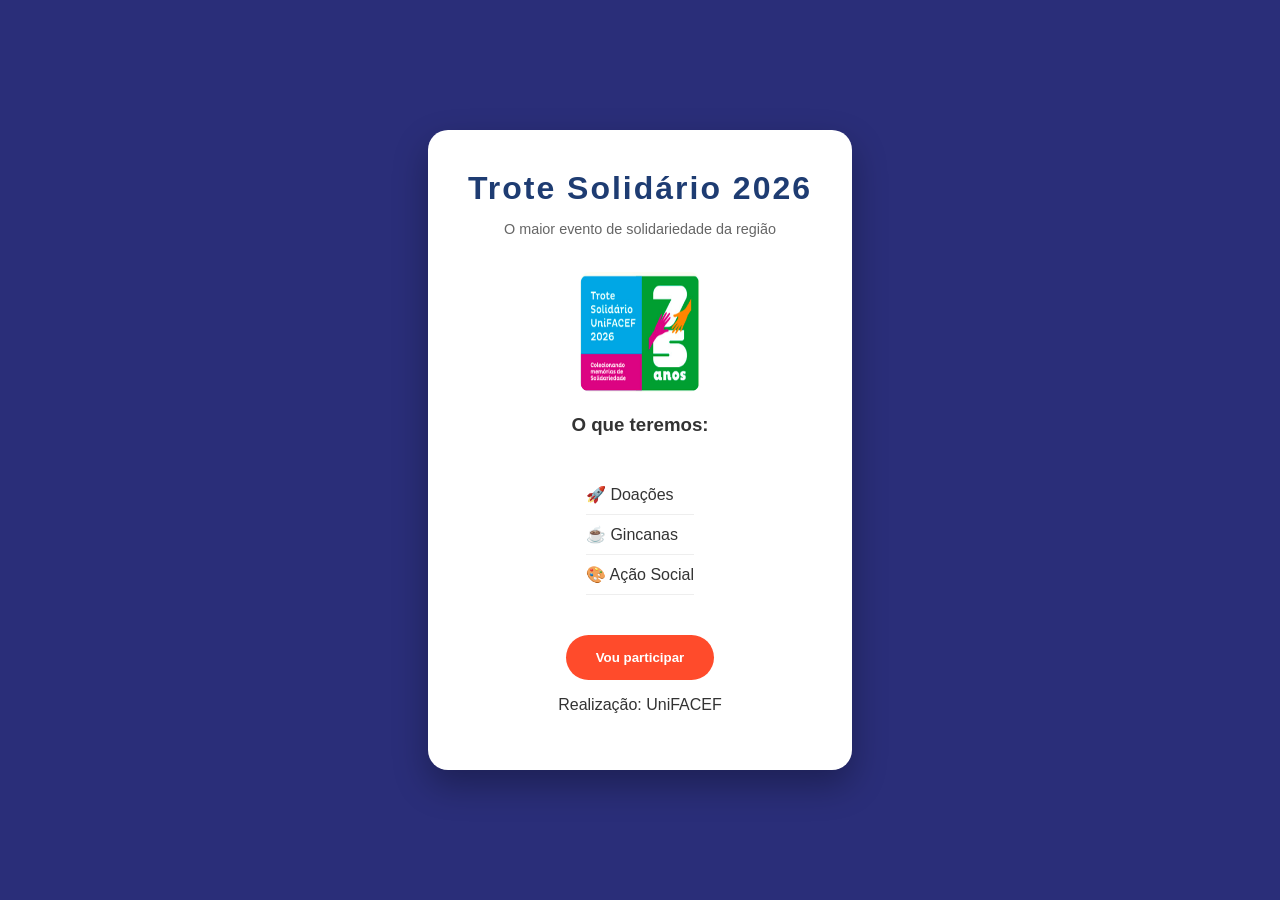
<file: index.html>
<!DOCTYPE html>
<html lang="pt-br">
    <head>
        <meta charset="UTF-8">
        <link rel="stylesheet" href="trote.css">
        <title>Trote Solidário 2026</title>
    </head>
    <body>
        <div class="container">
            <header>
                <h1>Trote Solidário 2026</h1>
                <p class="subtitulo">O maior evento de solidariedade da região</p>
            </header>
            
            <section class="conteudo">
                <img src="trote.png" alt="Banner Tech" class="banner">
                
                <h3>O que teremos:</h3>
                <ul>
                    <li>🚀 Doações</li>
                    <li>☕ Gincanas</li>
                    <li>🎨 Ação Social</li>
                </ul>
            </section>

            <footer>
                <button class="btn-inscricao">Vou participar</button>
                <p>Realização: UniFACEF</p>
            </footer>
        </div>
    </body>
</html>
</file>
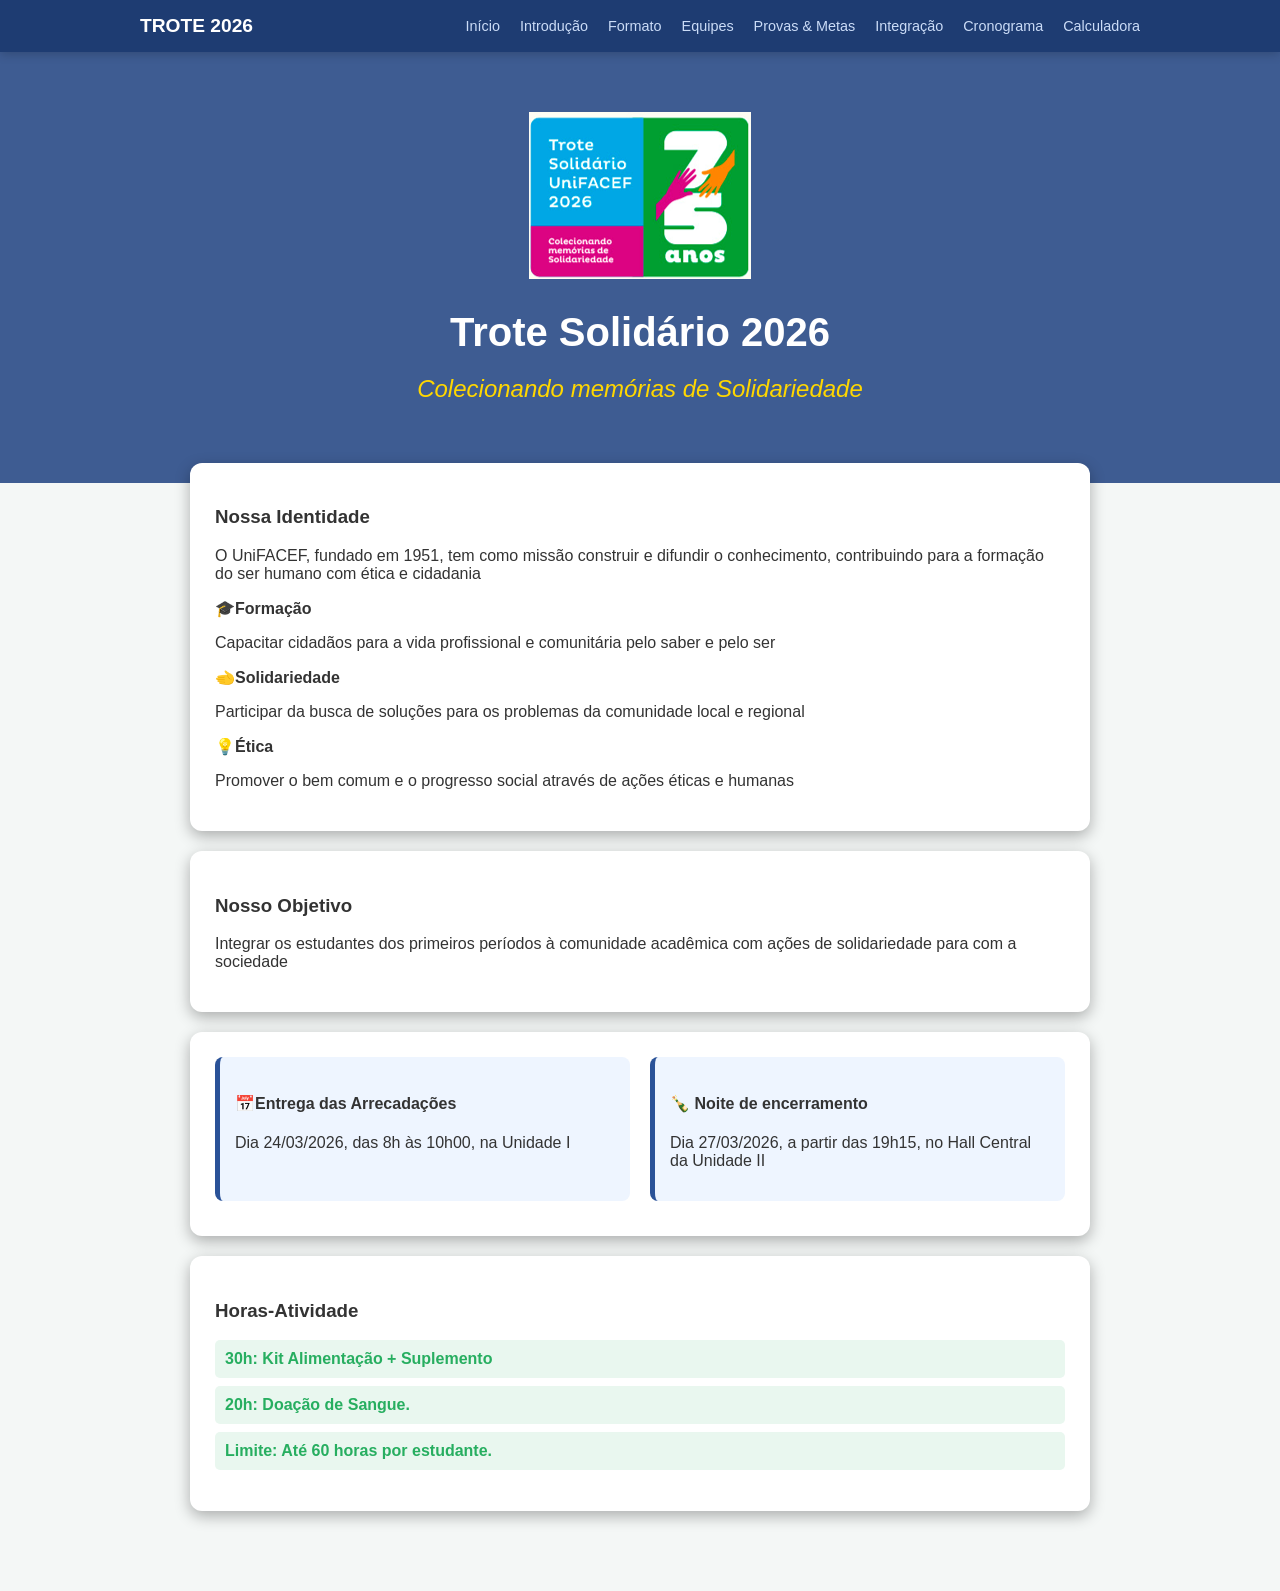
<file: trote-oficial/index.html>
<!DOCTYPE html>
<html lang="pt-br">
    <head>
        <meta charset="UTF-8"/>
        <link rel="stylesheet" href="styles.css">
        <title> Trote Solidário </title>
    </head>
    <body>
       <nav class="menu-principal">
        <div class="menu-container">
            <a href="index.html" class="logo"> Trote 2026 </a>
            <ul class="lista">
                <li> <a href="index.html"> Início </a> </li> 
                <li> <a href="introducao.html"> Introdução </a></li>
                <li> <a href="formato.html"> Formato </a> </li> 
                <li> <a href="equipes.html"> Equipes </a> </li>
                <li> <a href="provas.html"> Provas & Metas </a> </li> 
                <li> <a href="integracao.html"> Integração </a> </li>
                <li> <a href="cronograma.html"> Cronograma </a> </li> 
                <li> <a href="calculadora.html"> Calculadora </a> </li>
            </ul>    
        </div> 
       </nav>
       <header class="cabecalho">
            <div class="cabecalho-container">
                <img src="trote.png" alt="Trote Solidário"/>
                <h1> Trote Solidário 2026</h1>
                <h2> Colecionando memórias de Solidariedade </h2>
            </div>
       </header>
       <main class="principal">
            <section>
                <h3> Nossa Identidade </h3>
                <p> 
                     O UniFACEF, fundado em 1951, tem como missão construir e difundir o conhecimento, contribuindo para a formação do ser humano com ética e cidadania
                 </p>
                <div>
                    <div>
                        <strong> 🎓Formação </strong>
                        <p> 
                            Capacitar cidadãos para a vida profissional e comunitária pelo saber e pelo ser
                        </p>
                    </div>
                    <div>
                        <strong> 🫲Solidariedade </strong>
                        <p> 
                            Participar da busca de soluções para os problemas da comunidade local e regional
                         </p>
                    </div> 
                    <div>
                        <strong> 💡Ética </strong>
                        <p> 
                            Promover o bem comum e o progresso social através de ações éticas e humanas
                        </p>
                    </div>
            </section> 
            <section> 
                <h3> Nosso Objetivo </h3>
                <p> 
                    Integrar os estudantes dos primeiros períodos à comunidade acadêmica com ações de solidariedade para com a sociedade</p>
                </p>
            </section>
            <section class="importante"> 
                <div class="caixa-importante">
                    <h4> 📅Entrega das Arrecadações </h4>
                    <p> Dia 24/03/2026, das 8h às 10h00, na Unidade I </p>
                </div>
                <div class="caixa-importante">
                    <h4> 🍾 Noite de encerramento </h4>
                    <p> Dia 27/03/2026, a partir das 19h15, no Hall Central da Unidade II </p>
                </div>    
            </section>
            <section class="recompensas"> 
                <h3> Horas-Atividade </h3>
                <ul>
                    <li> <strong> 30h: </strong> Kit Alimentação + Suplemento </li>
                    <li> <strong> 20h: </strong> Doação de Sangue. </li>
                    <li> <strong> Limite: </strong> Até 60 horas por estudante. </li>
                </ul>
            </section>
       </main>     
    </body>
</html>
</file>
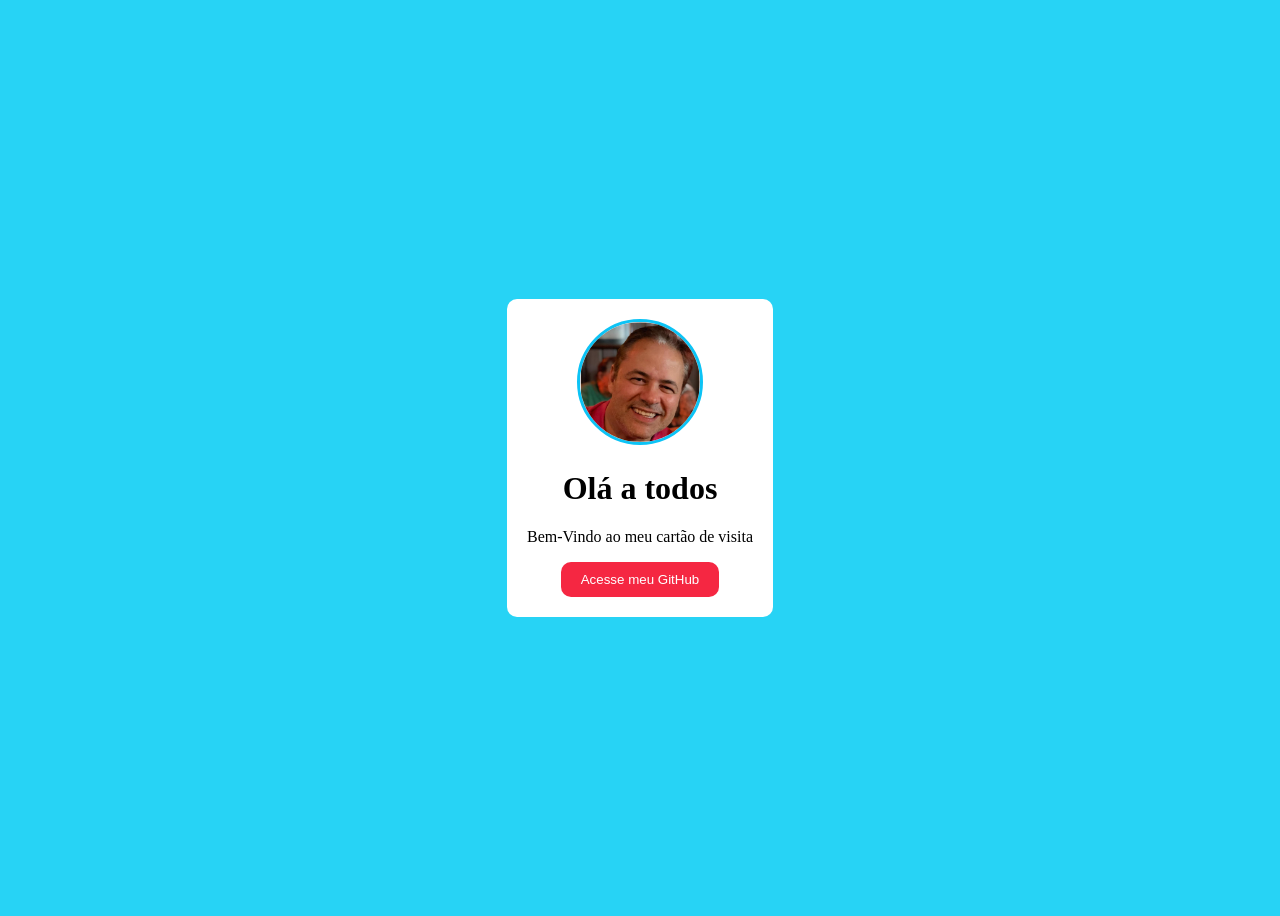
<file: cartao.html>
<!DOCTYPE html> <!-- indica que é um documento html-->
<html lang="pt-br"> <!-- elemento raiz -->
    <head>
        <!-- sistema de codificação português -->
        <meta charset="utf-8"> 
        <!-- faz ligação com o CSS -->
        <link rel="stylesheet" href="style.css">
        <title> Meu cartão de visita </title>
    </head>
    <body>
        <!-- usar class tem a vantagem de reaproveitar estilo css -->
        <div class="cartao"> <!-- delimitação lógica de uma área -->
            <!-- imagem -->
            <img src="eu.png" alt="Imagem não carregou" class="imagem"/>
            <h1> Olá a todos </h1> <!-- Título -->
            <p> Bem-Vindo ao meu cartão de visita </p> <!-- parágrafo -->
            <!-- abre o link em uma nova aba -->
            <a target="_blank" href="http://www.github.com"> 
                <!-- botão dentro de um link -->
                <button> Acesse meu GitHub </button>
            </a>
        </div>
    </body>
</html>
</file>
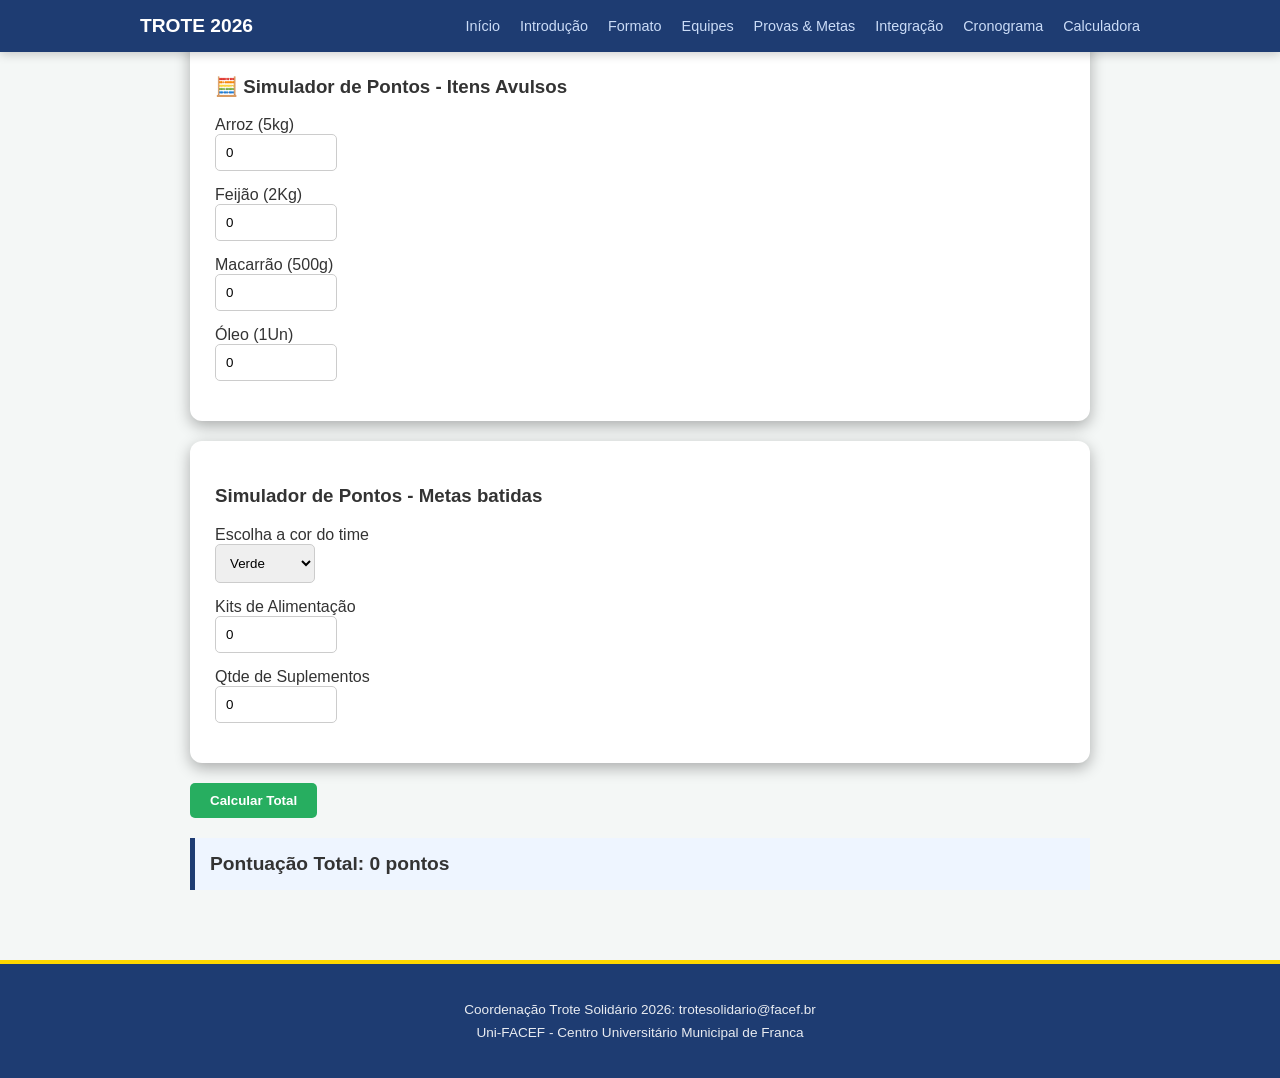
<file: trote-oficial/calculadora.html>
<!DOCTYPE html>
<html lang="pt-br">
    <head>
        <meta charset="UTF-8"/>
        <link rel="stylesheet" href="styles.css">
        <script src="scripts.js"> </script>
        <title> Trote Solidário </title>
    </head>
    <body>
       <nav class="menu-principal">
        <div class="menu-container">
            <a href="index.html" class="logo"> Trote 2026 </a>
            <ul class="lista">
                <li> <a href="index.html"> Início </a> </li> 
                <li> <a href="introducao.html"> Introdução </a></li>
                <li> <a href="formato.html"> Formato </a> </li> 
                <li> <a href="equipes.html"> Equipes </a> </li>
                <li> <a href="provas.html"> Provas & Metas </a> </li> 
                <li> <a href="integracao.html"> Integração </a> </li>
                <li> <a href="cronograma.html"> Cronograma </a> </li> 
                <li> <a href="calculadora.html"> Calculadora </a> </li>
            </ul>    
        </div> 
       </nav>
     
       <main class="principal">
        <section>
            <h3> 🧮 Simulador de Pontos - Itens Avulsos </h3>
            <div>
                <div class="form-group">
                    <!-- rótulo da caixa de texto -->
                    <label> Arroz (5kg) </label> 
                    <!-- caixa de texto com valor inicial de 0 e mínimo de 0 -->
                    <!-- identificado desta caixa de texto -->
                    <input type="number" value="0" min="0" id="qtdeArroz"/>
                </div>
                <div class="form-group">
                    <label> Feijão (2Kg) </label>
                    <input type="number" value="0" min="0" id="qtdeFeijao"/>
                </div>
                 <div class="form-group">
                    <label> Macarrão (500g) </label>
                    <input type="number" value="0" min="0" id="qtdeMacarrao"/>
                </div>
                 <div class="form-group">
                    <label> Óleo (1Un) </label>
                    <input type="number" value="0" min="0" id="qtdeOleo"/>
                </div>
            </div>
        </section>  
        <section>
            <h3> Simulador de Pontos - Metas batidas </h3>
            <div>
                <div class="form-group">
                    <label> Escolha a cor do time </label>
                    <select id="cor">
                        <option value="verde"> Verde </option>
                        <option value="vermelho"> Vermelho </option>
                        <option value="laranja"> Laranja </option>
                    </select>
                </div>
                <div class="form-group">
                    <label> Kits de Alimentação </label>
                    <input type="number" id="qtdeKits" min="0" value="0"/>
                </div>
                <div class="form-group">
                    <label> Qtde de Suplementos </label>
                    <input type="number" id="qtdeSuplemento" min="0" value="0">
                </div>
            </div>
        </section>
        <!-- quando o botão for clicado, será chamado a função calcular no JavaScript -->
        <button onclick="calcular()"> Calcular Total </button>
        <div id="result" class="resultado">
                    Pontuação Total: 0 pontos
        </div>
       </main>    
        <footer>
            <p>Coordenação Trote Solidário 2026: trotesolidario@facef.br </p>
            <p>Uni-FACEF - Centro Universitário Municipal de Franca </p>
        </footer> 
       
    </body>
</html>
</file>
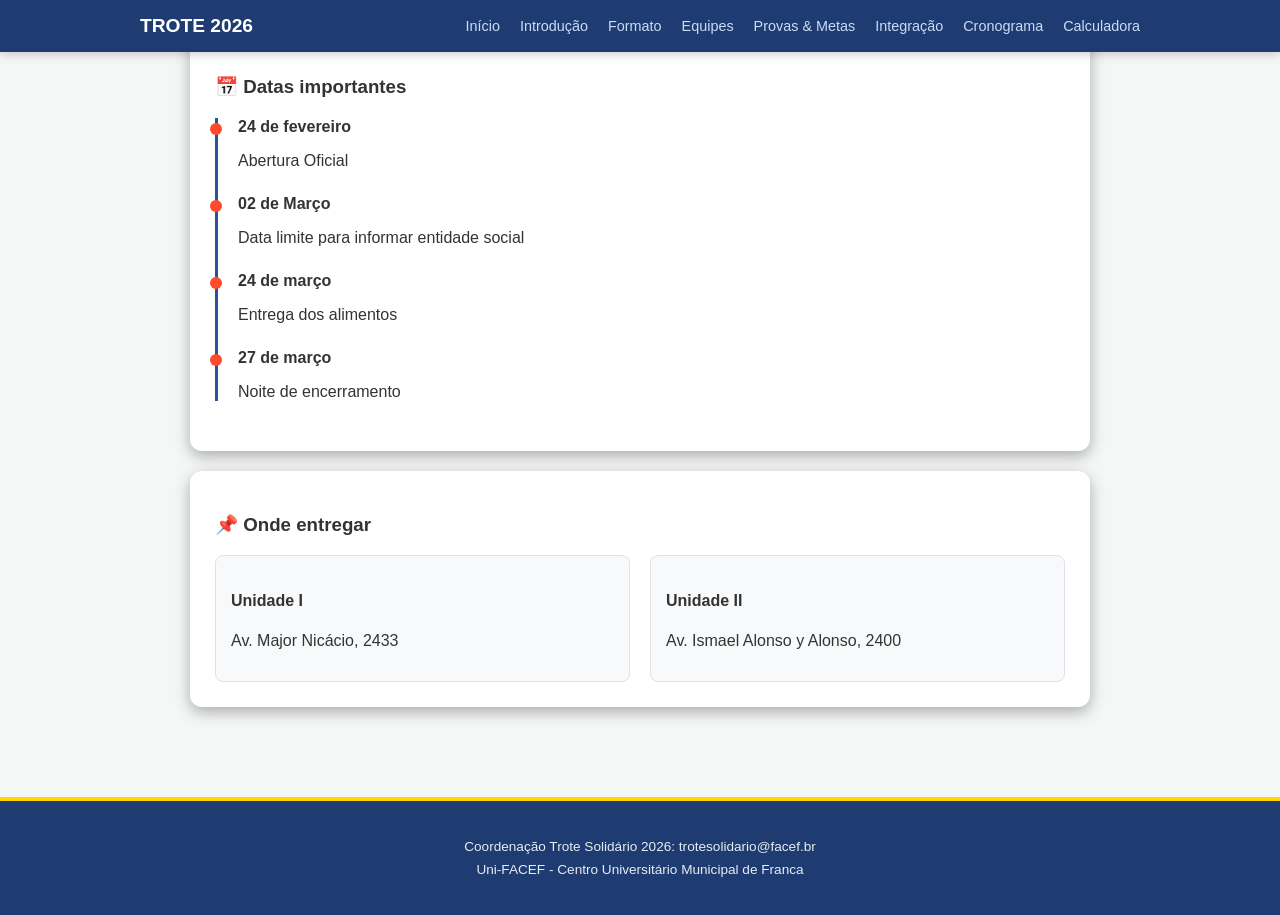
<file: trote-oficial/cronograma.html>
<!DOCTYPE html>
<html lang="pt-br">
    <head>
        <meta charset="UTF-8"/>
        <link rel="stylesheet" href="styles.css">
        <title> Trote Solidário </title>
    </head>
    <body>
       <nav class="menu-principal">
        <div class="menu-container">
            <a href="index.html" class="logo"> Trote 2026 </a>
            <ul class="lista">
                <li> <a href="index.html"> Início </a> </li> 
                <li> <a href="introducao.html"> Introdução </a></li>
                <li> <a href="formato.html"> Formato </a> </li> 
                <li> <a href="equipes.html"> Equipes </a> </li>
                <li> <a href="provas.html"> Provas & Metas </a> </li> 
                <li> <a href="integracao.html"> Integração </a> </li>
                <li> <a href="cronograma.html"> Cronograma </a> </li> 
                <li> <a href="calculadora.html"> Calculadora </a> </li>
            </ul>    
        </div> 
       </nav>
     
       <main class="principal">
           <section>
            <h3> 📅 Datas importantes </h3>
            <div class="timeline"> 
                <div class="evento">
                    <strong> 24 de fevereiro </strong>
                    <p> Abertura Oficial </p>
                </div>
                <div class="evento">
                    <strong> 02 de Março </strong>
                    <p> Data limite para informar entidade social </p>
                </div>
                <div class="evento">
                    <strong> 24 de março </strong>
                    <p> Entrega dos alimentos </p>
                </div>      
                <div class="evento">
                    <strong> 27 de março </strong>
                    <p> Noite de encerramento </p>
                </div>
            </div>
        </section>
        <section>
            <h3> 📌 Onde entregar </h3>
            <div class="grid-locais">
                <div class="local"> 
                    <h4> Unidade I </h4>
                    <p> Av. Major Nicácio, 2433</p>
                </div>
                <div class="local"> 
                    <h4> Unidade II</h4>
                    <p> Av. Ismael Alonso y Alonso, 2400 </p>
                </div>
            </div>
        </section>
       </main>    
        <footer>
            <p>Coordenação Trote Solidário 2026: trotesolidario@facef.br </p>
            <p>Uni-FACEF - Centro Universitário Municipal de Franca </p>
        </footer> 
    </body>
</html>
</file>
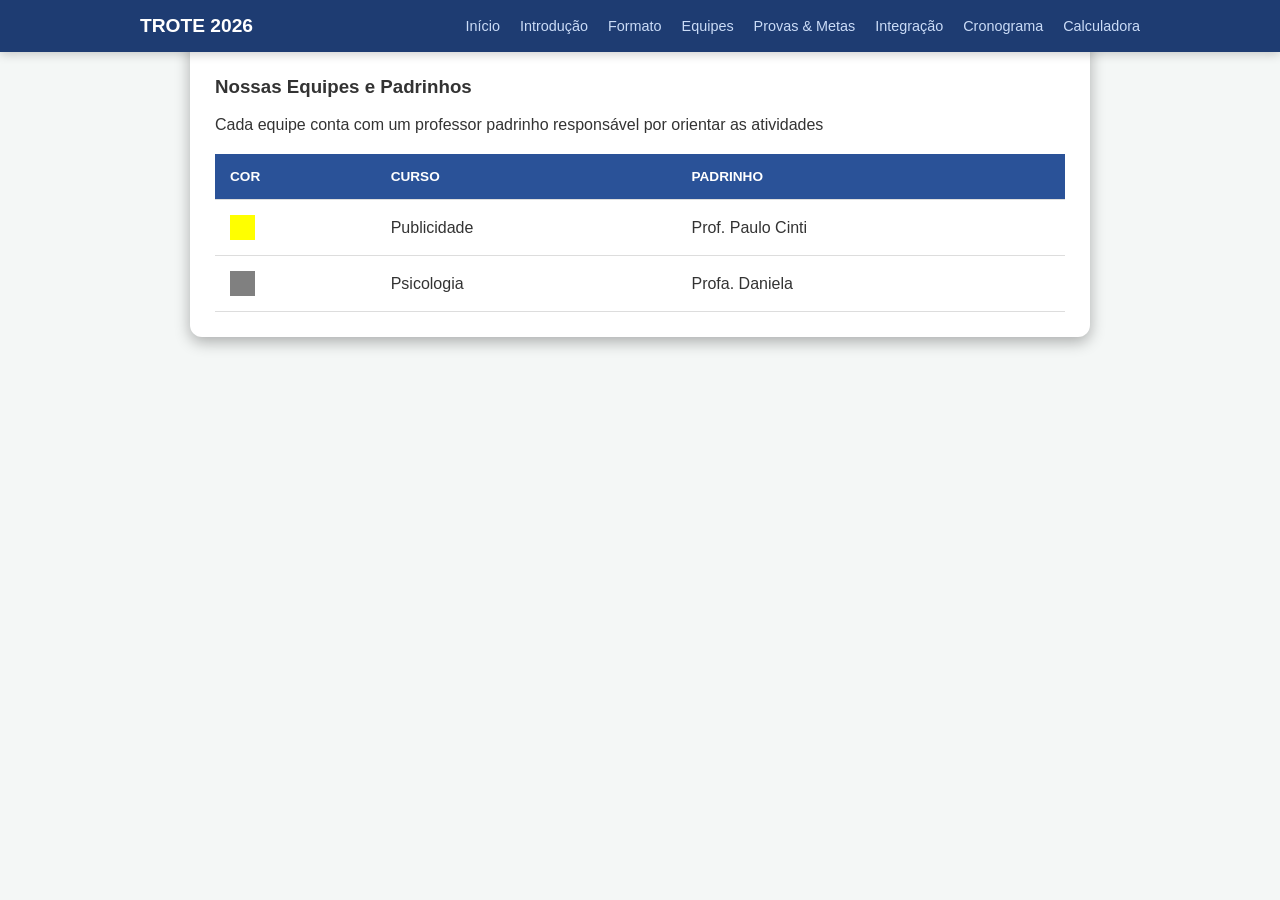
<file: trote-oficial/equipes.html>
<!DOCTYPE html>
<html lang="pt-br">
    <head>
        <meta charset="UTF-8"/>
        <link rel="stylesheet" href="styles.css">
        <title> Trote Solidário </title>
    </head>
    <body>
       <nav class="menu-principal">
        <div class="menu-container">
            <a href="index.html" class="logo"> Trote 2026 </a>
            <ul class="lista">
                <li> <a href="index.html"> Início </a> </li> 
                <li> <a href="introducao.html"> Introdução </a></li>
                <li> <a href="formato.html"> Formato </a> </li> 
                <li> <a href="equipes.html"> Equipes </a> </li>
                <li> <a href="provas.html"> Provas & Metas </a> </li> 
                <li> <a href="integracao.html"> Integração </a> </li>
                <li> <a href="cronograma.html"> Cronograma </a> </li> 
                <li> <a href="calculadora.html"> Calculadora </a> </li>
            </ul>    
        </div> 
       </nav>
     
       <main class="principal">
            <section class="equipes">
              <h3> Nossas Equipes e Padrinhos </h3>
              <p> 
                Cada equipe conta com um professor padrinho responsável por orientar as atividades
              </p>
              <table>
                <thead>
                    <tr> <!-- table row -->  <!-- table head -->
                        <th> Cor </th> <th> Curso </th> <th> Padrinho </th>        
                    </tr>
                </thead>
                <tbody>
                    <tr> <!-- table data -->
                        <td> <div class="amarelo"> </div> </td> 
                        <td> Publicidade </td> 
                        <td> Prof. Paulo Cinti</td>
                    </tr>
                    <tr> <!-- table data -->
                        <td> <div class="cinza"> </div> </td> 
                        <td> Psicologia </td> 
                        <td> Profa. Daniela </td>
                    </tr>
                </tbody>
              </table>
            </section> 
       </main>     
    </body>
</html>
</file>
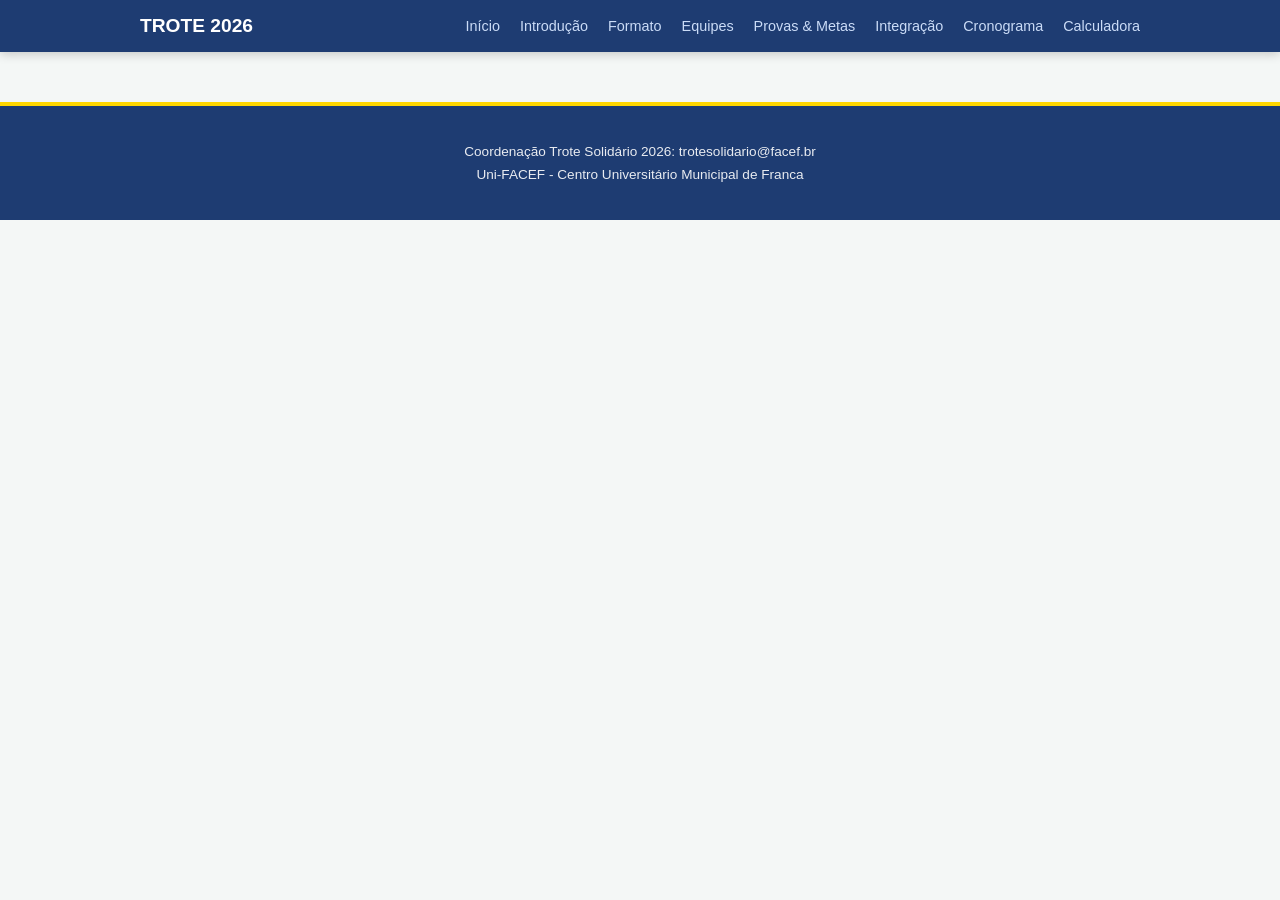
<file: trote-oficial/integracao.html>
<!DOCTYPE html>
<html lang="pt-br">
    <head>
        <meta charset="UTF-8"/>
        <link rel="stylesheet" href="styles.css">
        <title> Trote Solidário </title>
    </head>
    <body>
       <nav class="menu-principal">
        <div class="menu-container">
            <a href="index.html" class="logo"> Trote 2026 </a>
            <ul class="lista">
                <li> <a href="index.html"> Início </a> </li> 
                <li> <a href="introducao.html"> Introdução </a></li>
                <li> <a href="formato.html"> Formato </a> </li> 
                <li> <a href="equipes.html"> Equipes </a> </li>
                <li> <a href="provas.html"> Provas & Metas </a> </li> 
                <li> <a href="integracao.html"> Integração </a> </li>
                <li> <a href="cronograma.html"> Cronograma </a> </li> 
                <li> <a href="calculadora.html"> Calculadora </a> </li>
            </ul>    
        </div> 
       </nav>
     
       <main class="principal">
          
       </main>    
        <footer>
            <p>Coordenação Trote Solidário 2026: trotesolidario@facef.br </p>
            <p>Uni-FACEF - Centro Universitário Municipal de Franca </p>
        </footer> 
    </body>
</html>
</file>
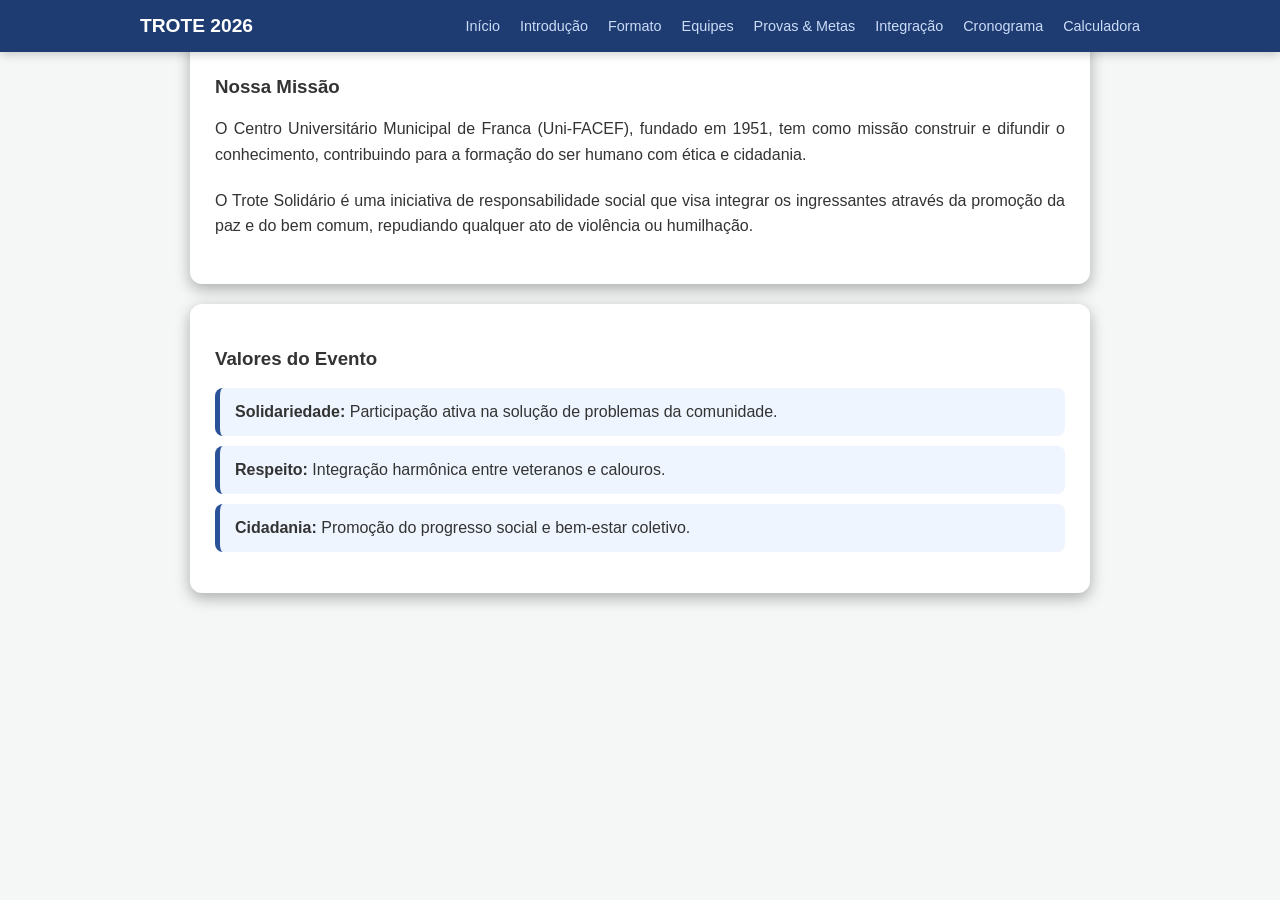
<file: trote-oficial/introducao.html>
<!DOCTYPE html>
<html lang="pt-br">
    <head>
        <meta charset="UTF-8"/>
        <link rel="stylesheet" href="styles.css">
        <title> Trote Solidário </title>
    </head>
    <body>
       <nav class="menu-principal">
        <div class="menu-container">
            <a href="index.html" class="logo"> Trote 2026 </a>
            <ul class="lista">
                <li> <a href="index.html"> Início </a> </li> 
                <li> <a href="introducao.html"> Introdução </a></li>
                <li> <a href="formato.html"> Formato </a> </li> 
                <li> <a href="equipes.html"> Equipes </a> </li>
                <li> <a href="provas.html"> Provas & Metas </a> </li> 
                <li> <a href="integracao.html"> Integração </a> </li>
                <li> <a href="cronograma.html"> Cronograma </a> </li> 
                <li> <a href="calculadora.html"> Calculadora </a> </li>
            </ul>    
        </div> 
       </nav>
     
       <main class="principal">
            <section class="missao">
               <h3> Nossa Missão </h3>
                <p> 
                    O Centro Universitário Municipal de Franca (Uni-FACEF), fundado em 1951, tem como missão construir e difundir o conhecimento, contribuindo para a formação do ser humano com ética e cidadania.
                </p>
                <p>
                    O Trote Solidário é uma iniciativa de responsabilidade social que visa integrar os ingressantes através da promoção da paz e do bem comum, repudiando qualquer ato de violência ou humilhação.
                </p>
            </section> 
            <section class="valores"> 
               <h3> Valores do Evento </h3>
               <ul>
                    <li class="caixa-importante"> <strong> Solidariedade: </strong> 
                    Participação ativa na solução de problemas da comunidade. 
                    </li>
                    <li class="caixa-importante"> <strong> Respeito: </strong> 
                    Integração harmônica entre veteranos e calouros. 
                    </li>
                    <li class="caixa-importante"> <strong> Cidadania: </strong> 
                        Promoção do progresso social e bem-estar coletivo.
                    </li>
                </ul>
       </main>     
    </body>
</html>
</file>
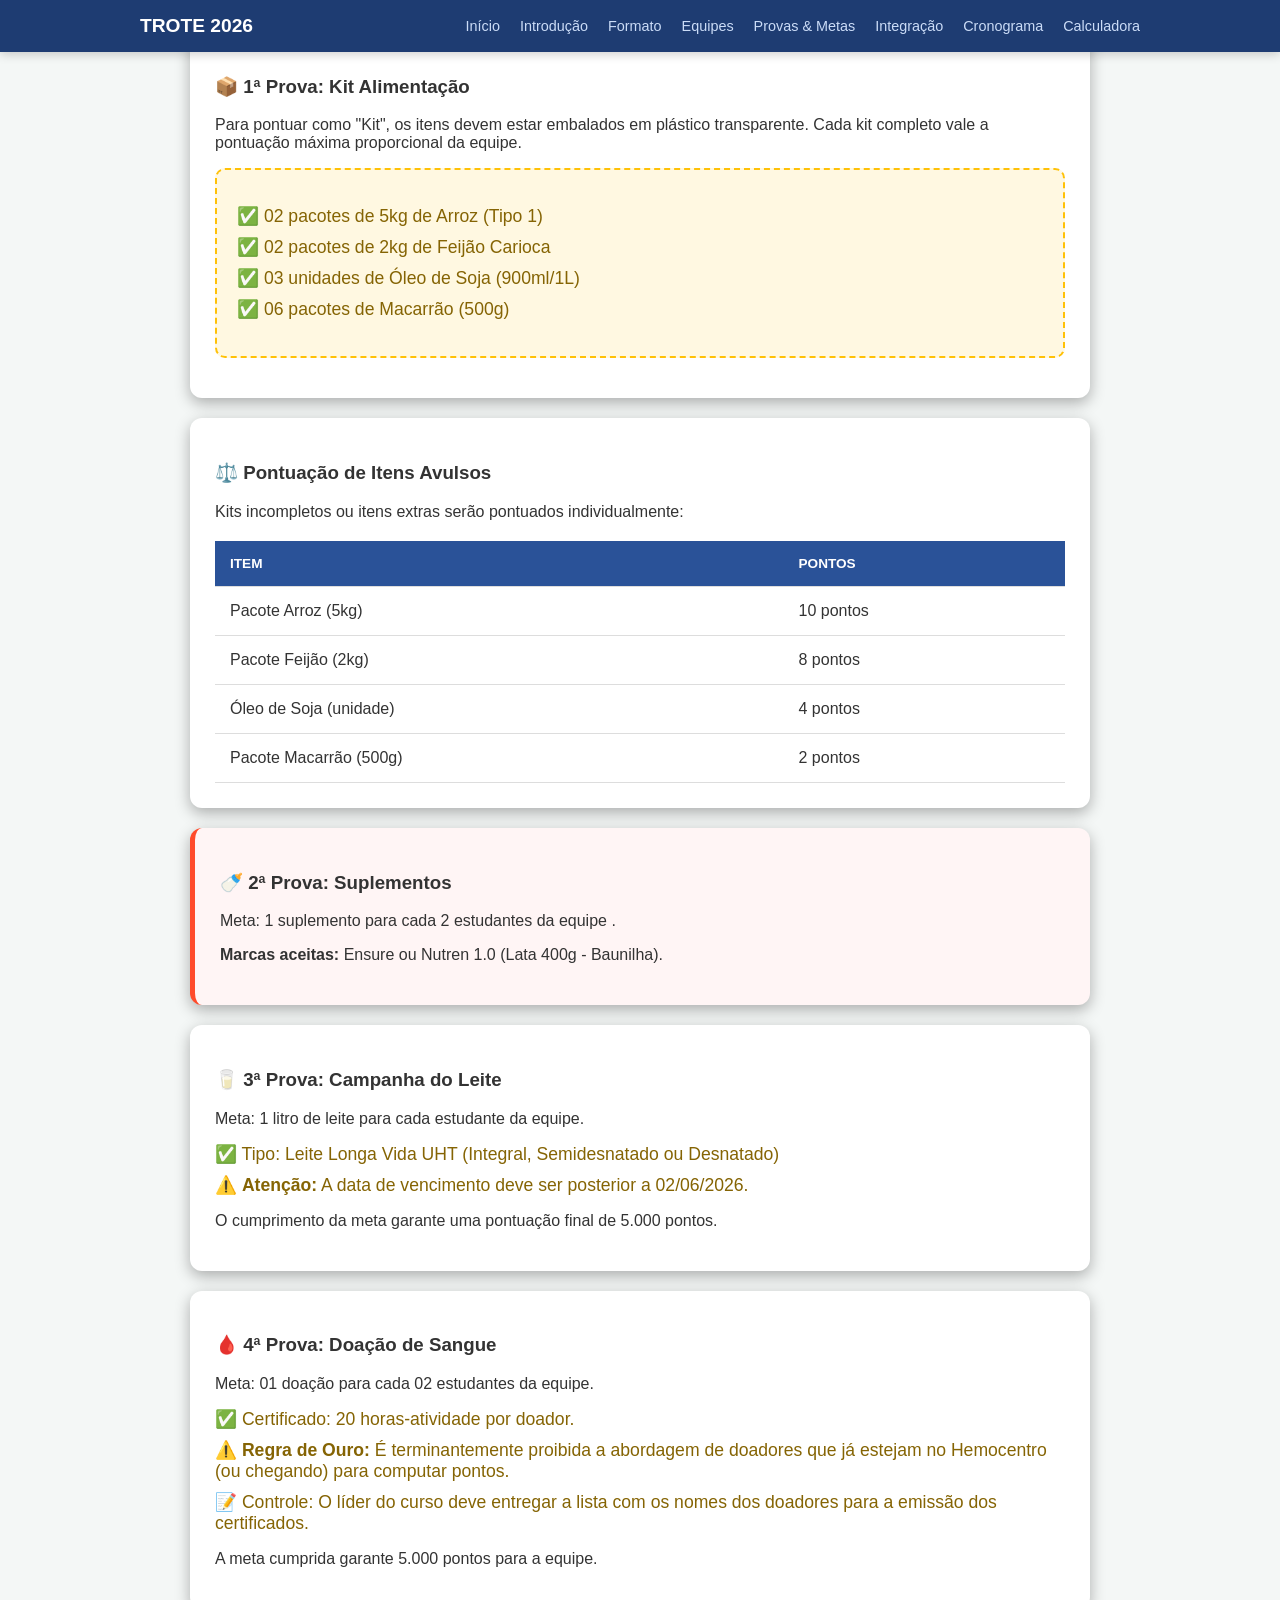
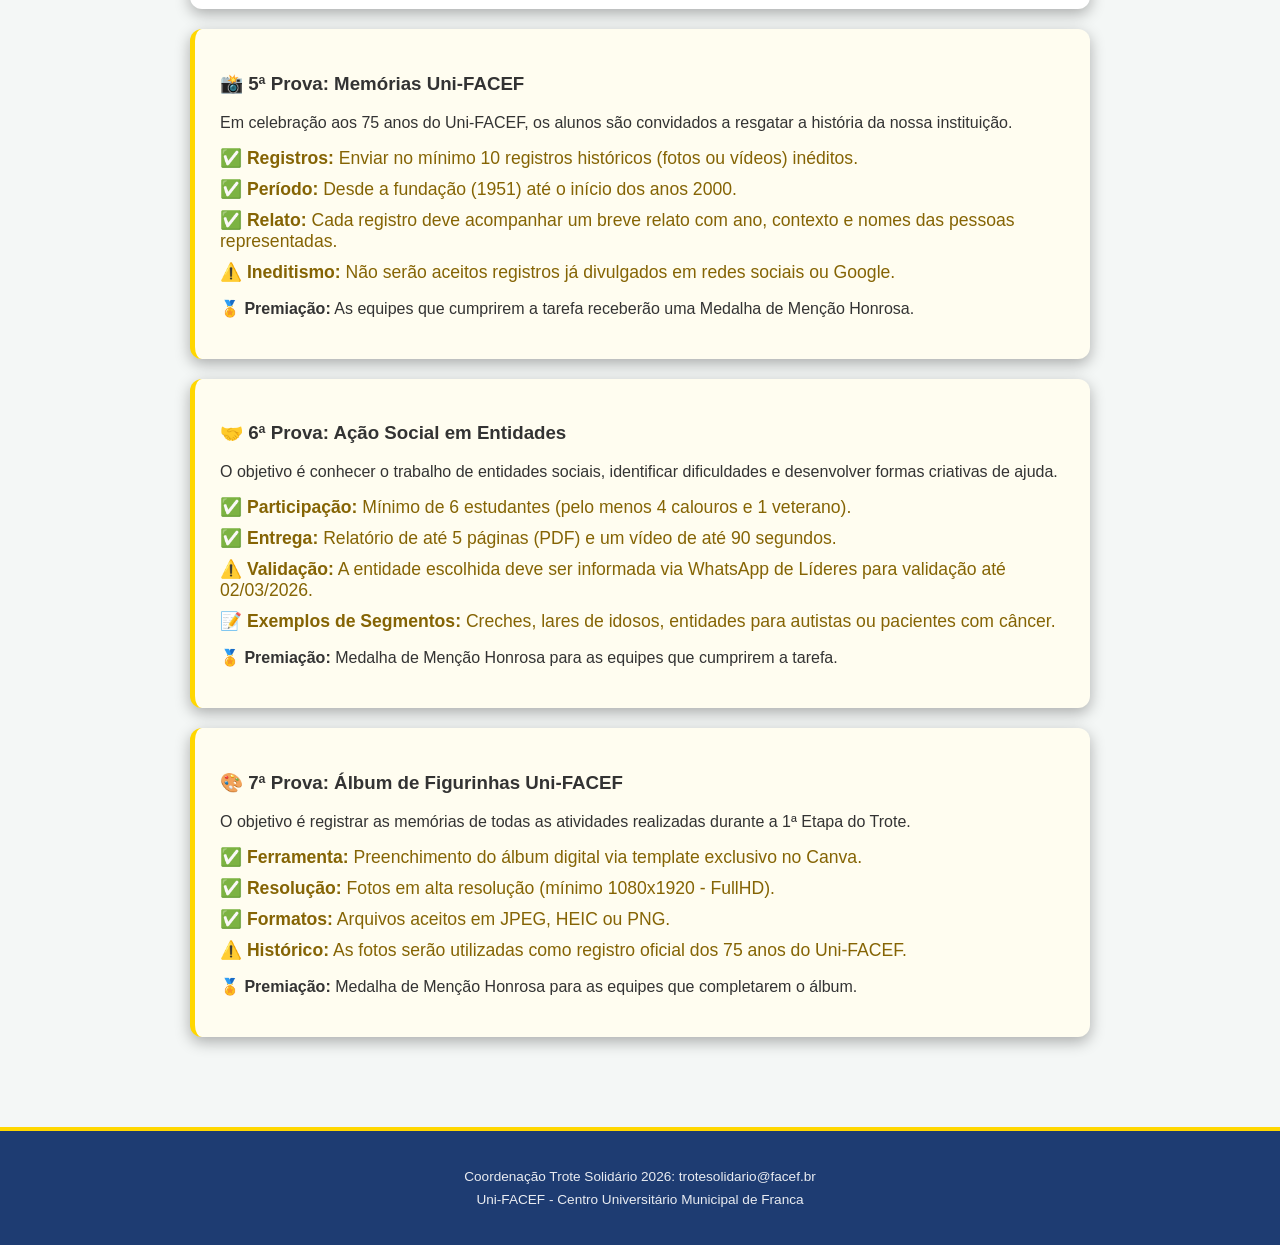
<file: trote-oficial/provas.html>
<!DOCTYPE html>
<html lang="pt-br">
    <head>
        <meta charset="UTF-8"/>
        <link rel="stylesheet" href="styles.css">
        <title> Trote Solidário </title>
    </head>
    <body>
       <nav class="menu-principal">
        <div class="menu-container">
            <a href="index.html" class="logo"> Trote 2026 </a>
            <ul class="lista">
                <li> <a href="index.html"> Início </a> </li> 
                <li> <a href="introducao.html"> Introdução </a></li>
                <li> <a href="formato.html"> Formato </a> </li> 
                <li> <a href="equipes.html"> Equipes </a> </li>
                <li> <a href="provas.html"> Provas & Metas </a> </li> 
                <li> <a href="integracao.html"> Integração </a> </li>
                <li> <a href="cronograma.html"> Cronograma </a> </li> 
                <li> <a href="calculadora.html"> Calculadora </a> </li>
            </ul>    
        </div> 
       </nav>
     
       <main class="principal">
           <section>
            <h3>📦 1ª Prova: Kit Alimentação</h3>
            <p>Para pontuar como "Kit", os itens devem estar embalados em plástico transparente. Cada kit completo vale a pontuação máxima proporcional da equipe.</p>
            <div class="kit-container">
                <ul class="lista-itens">
                    <li>✅ 02 pacotes de 5kg de Arroz (Tipo 1) </li>
                    <li>✅ 02 pacotes de 2kg de Feijão Carioca </li>
                    <li>✅ 03 unidades de Óleo de Soja (900ml/1L) </li>
                    <li>✅ 06 pacotes de Macarrão (500g) </li>
                </ul>
            </div>
        </section>
         <section>
            <h3>⚖️ Pontuação de Itens Avulsos</h3>
            <p>Kits incompletos ou itens extras serão pontuados individualmente:</p>
            <table>
                <thead>
                    <tr>
                        <th>Item</th>
                        <th>Pontos</th>
                    </tr>
                </thead>
                <tbody>
                    <tr>
                        <td>Pacote Arroz (5kg)</td>
                        <td>10 pontos </td>
                    </tr>
                    <tr>
                        <td>Pacote Feijão (2kg)</td>
                        <td>8 pontos </td>
                    </tr>
                    <tr>
                        <td>Óleo de Soja (unidade)</td>
                        <td>4 pontos </td>
                    </tr>
                    <tr>
                        <td>Pacote Macarrão (500g)</td>
                        <td>2 pontos </td>
                    </tr>
                </tbody>
            </table>
        </section>
         <section class="suplementos">
            <h3>🍼 2ª Prova: Suplementos</h3>
            <p>Meta: 1 suplemento para cada 2 estudantes da equipe .</p>
            <p><strong>Marcas aceitas:</strong> Ensure ou Nutren 1.0 (Lata 400g - Baunilha).</p>
        </section>
        <section >
            <h3>🥛 3ª Prova: Campanha do Leite</h3>
            <p>Meta: 1 litro de leite para cada estudante da equipe.</p>
            <div>
                <ul class="lista-itens">
                    <li>✅ Tipo: Leite Longa Vida UHT (Integral, Semidesnatado ou Desnatado)</li>
                    <li>⚠️ <strong>Atenção:</strong> A data de vencimento deve ser posterior a 02/06/2026.</li>
                </ul>
            </div>
            <p>O cumprimento da meta garante uma pontuação final de 5.000 pontos.</p>
        </section>
        <section>
            <h3>🩸 4ª Prova: Doação de Sangue</h3>
            <p>Meta: 01 doação para cada 02 estudantes da equipe.</p>
            <div>
                <ul class="lista-itens">
                    <li>✅ Certificado: 20 horas-atividade por doador.</li>
                    <li>⚠️ <strong>Regra de Ouro:</strong> É terminantemente proibida a abordagem de doadores que já estejam no Hemocentro (ou chegando) para computar pontos.</li>
                    <li>📝 Controle: O líder do curso deve entregar a lista com os nomes dos doadores para a emissão dos certificados.</li>
                </ul>
            </div>
            <p>A meta cumprida garante 5.000 pontos para a equipe.</p>
        </section>
        <section class="memorias-facef">
            <h3>📸 5ª Prova: Memórias Uni-FACEF</h3>
            <p>Em celebração aos 75 anos do Uni-FACEF, os alunos são convidados a resgatar a história da nossa instituição.</p>
            
            <div>
                <ul class="lista-itens">
                    <li>✅ <strong>Registros:</strong> Enviar no mínimo 10 registros históricos (fotos ou vídeos) inéditos.</li>
                    <li>✅ <strong>Período:</strong> Desde a fundação (1951) até o início dos anos 2000.</li>
                    <li>✅ <strong>Relato:</strong> Cada registro deve acompanhar um breve relato com ano, contexto e nomes das pessoas representadas.</li>
                    <li>⚠️ <strong>Ineditismo:</strong> Não serão aceitos registros já divulgados em redes sociais ou Google.</li>
                </ul>
            </div>
            <p><strong>🏅 Premiação:</strong> As equipes que cumprirem a tarefa receberão uma Medalha de Menção Honrosa.</p>
        </section>
        <section class="acao-social">
            <h3>🤝 6ª Prova: Ação Social em Entidades</h3>
            <p>O objetivo é conhecer o trabalho de entidades sociais, identificar dificuldades e desenvolver formas criativas de ajuda.</p>
            <div>
                <ul class="lista-itens">
                    <li>✅ <strong>Participação:</strong> Mínimo de 6 estudantes (pelo menos 4 calouros e 1 veterano).</li>
                    <li>✅ <strong>Entrega:</strong> Relatório de até 5 páginas (PDF) e um vídeo de até 90 segundos.</li>
                    <li>⚠️ <strong>Validação:</strong> A entidade escolhida deve ser informada via WhatsApp de Líderes para validação até 02/03/2026.</li>
                    <li>📝 <strong>Exemplos de Segmentos:</strong> Creches, lares de idosos, entidades para autistas ou pacientes com câncer.</li>
                </ul>
            </div>
            <p><strong>🏅 Premiação:</strong> Medalha de Menção Honrosa para as equipes que cumprirem a tarefa.</p>
        </section>
         <section class="album-figurinhas">
            <h3>🎨 7ª Prova: Álbum de Figurinhas Uni-FACEF</h3>
            <p>O objetivo é registrar as memórias de todas as atividades realizadas durante a 1ª Etapa do Trote.</p>
            <div>
                <ul class="lista-itens">
                    <li>✅ <strong>Ferramenta:</strong> Preenchimento do álbum digital via template exclusivo no Canva.</li>
                    <li>✅ <strong>Resolução:</strong> Fotos em alta resolução (mínimo 1080x1920 - FullHD).</li>
                    <li>✅ <strong>Formatos:</strong> Arquivos aceitos em JPEG, HEIC ou PNG.</li>
                    <li>⚠️ <strong>Histórico:</strong> As fotos serão utilizadas como registro oficial dos 75 anos do Uni-FACEF.</li>
                </ul>
            </div>
            <p><strong>🏅 Premiação:</strong> Medalha de Menção Honrosa para as equipes que completarem o álbum.</p>
        </section>
       </main>    
        <footer>
            <p>Coordenação Trote Solidário 2026: trotesolidario@facef.br </p>
            <p>Uni-FACEF - Centro Universitário Municipal de Franca </p>
        </footer> 
    </body>
</html>
</file>
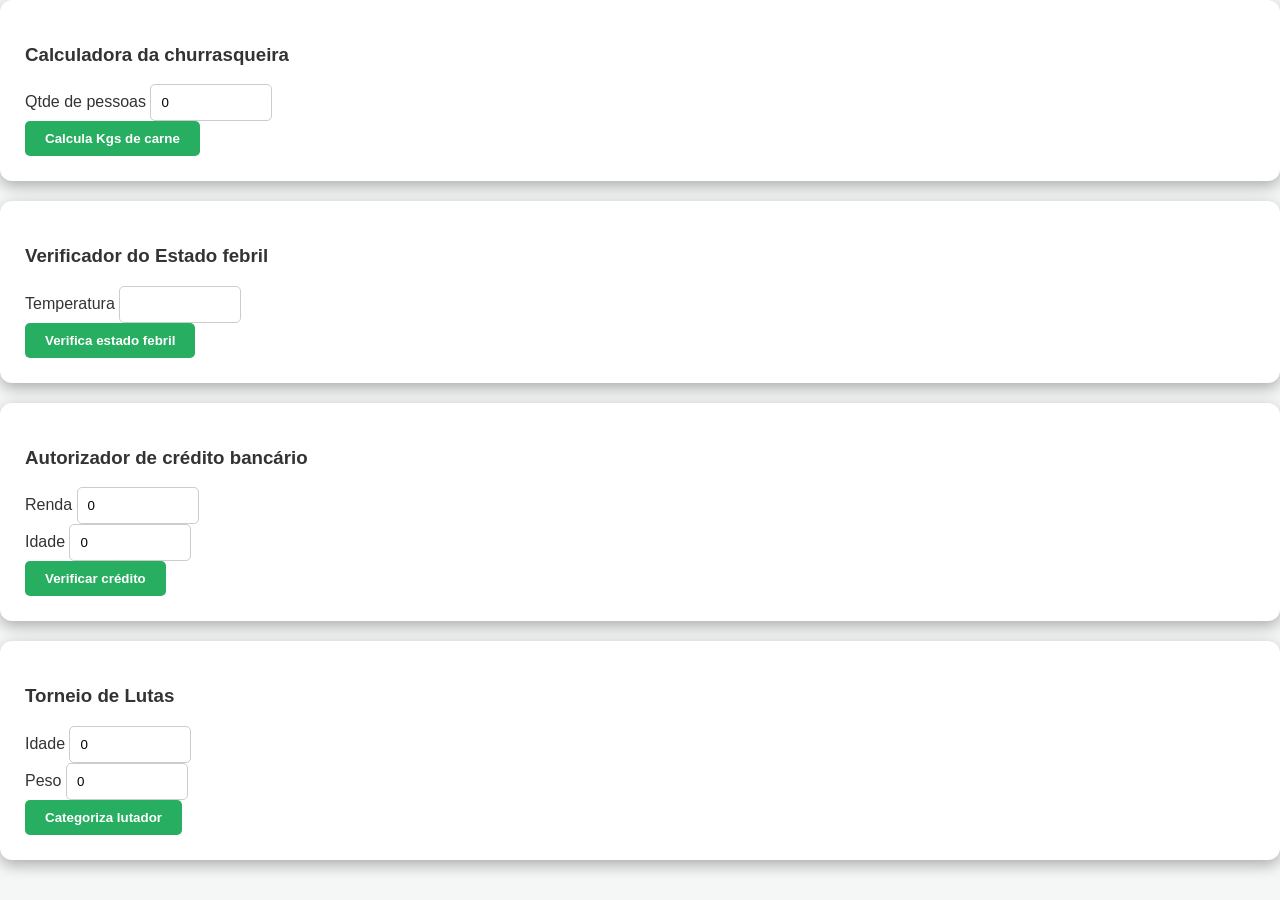
<file: trote-oficial/exercicios/exercicios.html>
<!DOCTYPE html>
<html lang="pt-br">
    <head>
        <meta charset="UTF-8"/>
        <link rel="stylesheet" href="styles.css"/>
        <title> Exercícios </title>
        <script src="scripts.js"> </script>
    </head>
    <body>
        <section>
            <h3> Calculadora da churrasqueira </h3>
            <div>
                <label> Qtde de pessoas </label>
                <input type="number" id="qtdePessoas" value="0" min="0"/>
            </div>
            <button onclick="churras()"> 
                Calcula Kgs de carne 
            </button>
            <div id="resultadoChurras">

            </div>
        </section>
        <section>
            <h3> Verificador do Estado febril </h3>
            <div>
                <label> Temperatura </label>
                <input type="number" id="temperatura"/>
            </div>
            <button onclick="febre()"> Verifica estado febril </button>
            <div id="resultadoFebril">

            </div>
        </section>
        <section>
            <h3> Autorizador de crédito bancário </h3>
            <div>
                <label> Renda </label>
                <input type="number" id="renda" value="0" min="0"/>
            </div>
            <div>
                <label> Idade </label>
                <input type="number" id="idade" value="0" min="0"/>
            </div>
            <button onclick="credito()"> Verificar crédito </button>
            <div id="resultadoCredito">

            </div>
        </section>
        <section>
            <h3> Torneio de Lutas </h3>
            <div>
                <label> Idade </label>
                <input type="number" id="idadeLuta" min="0" value="0"/> 
            </div>
            <div>
                <label> Peso </label>
                <input type="number" id="peso" min="0" value="0"/>
            </div>
            <button onclick="luta()"> Categoriza lutador </button>
            <div id="resultadoLuta">
                
            </div>
        </section>
    </body>
</html>
</file>
<file: trote.css>
/* Reset básico e fundo degradê */

body {
    margin: 0;
    padding: 0;
    font-family: 'Segoe UI', Tahoma, Geneva, Verdana, sans-serif;
    background: #2a2e79;
    display: flex;
     justify-content: center;
     align-items: center;
    min-height: 100vh;
     color: #333; 
}

/* Container principal empilhado */
.container {
     background-color: white;
     padding: 40px;
     border-radius: 20px;
     box-shadow: 0 15px 35px rgba(0,0,0,0.3);
     text-align: center;
     max-width: 400px;
     display: flex; 
     flex-direction: column;/* Empilha os itens um embaixo do outro */
      gap: 20px; /* Espaço entre header, section e footer */
}

/* Estilizando o cabeçalho */
header h1 {
     margin: 0;
    color: #1e3c72;
    letter-spacing: 2px; 
}

.subtitulo {
    font-size: 0.9rem;
    color: #666;  
}

/* Seção de Conteúdo e Lista */
.banner {
    width: 120px;
    height: 120px;
    border-radius: 10px; 
}

ul {
       list-style: none; /* Remove as bolinhas */
       padding: 0px;
      text-align: left; /* Alinha a lista à esquerda para ficar mais organizado */
      margin: 20px auto;
     display: inline-block;
}

li {
     padding: 10px 0;
 border-bottom: 1px solid #eee; /*Linha sutil entre itens */
}

/* Botão com efeito de estado */
.btn-inscricao {
      background-color: #ff4b2b;
    color: white;
    border: none;
    padding: 15px 30px;
    border-radius: 50px;
    font-weight: bold;
    cursor: pointer;
    transition: 0.3s;  
}

.btn-inscricao:hover {
     background-color: #ff416c;
     transform: translateY(-3px); Efeito de flutuar */ 
}

footer p {
     /* font-size: 0.8rem;
    margin-top: 30px;
    color: #999; 
    padding-top: 10px; */
}
</file>
<file: trote-oficial/styles.css>
body {
    margin: 0; font-family: 'Segoe UI', sans-serif;
    background-color: #F4F7F6; color: #333;
}
.menu-principal {
    background-color: #1E3C72; padding: 15px 0;
    position: sticky; top: 0; z-index: 1000;
    box-shadow: 0 2px 10px rgba(0,0,0,0.2);
}
.menu-container {
    max-width: 1000px; margin: 0 auto; display: flex;
    justify-content: space-between; align-items: center;
    padding: 0 20px;
}
.logo{
    color: white; text-decoration: none; font-weight: bold;
    font-size: 1.2rem;  text-transform: uppercase;
}
.lista {
    list-style: none; display: flex; gap: 20px;
    margin: 0; padding: 0;
}
.lista a {
    color: #cbdcf7; text-decoration: none; font-size: 0.9rem; 
    font-weight: 500; transition: color 0.3s;
}
.lista a:hover {
    color: #fff;
}
.cabecalho {
   
    background-color: #3E5C92;
    color: white;
    padding: 60px 20px;
    text-align: center;
}
.cabecalho-container {
    
}
.cabecalho-container h1 {
    font-size: 2.5rem;
    margin-bottom: 5px;
} 
.cabecalho-container h2 {
    font-weight: 300;
    font-style: italic;
    color: #ffd700;
}
.principal {
    
    max-width: 900px;
    margin: -40px auto 40px;
    padding: 20px;
}
section {
    background: white;
    margin-bottom: 20px;
    padding: 25px;
    border-radius: 12px;
    box-shadow: 0 5px 15px rgba(0,0,0, 0.3)
}
.importante {

    display: flex; /* por padrão, adota-se a horizontal (row)*/
    gap: 20px;
}
.caixa-importante {
    flex: 1;
    background: #eef5ff;
    padding: 15px;
    border-left: 5px solid #2a5298;
    border-radius: 8px;
    margin-bottom: 10px;
}

.recompensas ul {
    list-style: none;
    padding: 0;
}

.recompensas li {
    background: #e9f7ef;
    margin: 8px 0;
    padding: 10px;
    border-radius: 5px;
    color: #27ae60;
    font-weight: bold;
}

.missao p {
    line-height: 1.6; /* altura da linha - melhora a leitura de textos longos */
    margin-bottom: 20px;
    text-align: justify; /* alinhamento à esquerda e à direita */
}

.valores ul {
    list-style: none;
    padding: 0px;
}

table {
    width: 100%; 
    border-collapse: collapse; /* junto as bordas adjacentes, ficando uma só */
    margin-top: 20px;
    background-color: white;
}
th, td {
    padding: 15px; text-align: left;
    border-bottom: 1px solid #ddd;
}
th {
    background-color: #2a5298;
    color: white;
    text-transform: uppercase;
    font-size: 0.85rem;
}
.amarelo {
    width: 25px; height: 25px; background: yellow;
}
.cinza {
    width: 25px; height: 25px; background: gray;
}

.kit-container {
    background-color: #fff8e1;
    border: 2px dashed #ffc107;
    padding: 20px;
    border-radius: 10px;
    margin: 15px 0;
}

.lista-itens {
    list-style: none;
    padding: 0;
}

.lista-itens li {
    font-size: 1.1rem;
    margin: 10px 0;
    color: #856404;
}

.suplementos {
    border-left: 5px solid #ff4b2b;
    background-color: #fff5f5;
}

/* Destaque para as Provas de Menção Honrosa */
.memorias-facef, .acao-social, .album-figurinhas {
    border-left: 5px solid #ffd700; /* Cor dourada para medalhas */
    background-color: #fffdf0;
}

footer{
    background-color: #1e3c72; /* Azul escuro oficial do Uni-FACEF  */
    color: white; /* Texto em branco para contraste */
     text-align: center; /* Centraliza as informações de contato */
      padding: 30px 20px; /* Espaçamento interno para não sufocar o texto */
      margin-top: 50px; /* Afasta o rodapé do conteúdo principal (main) */
      font-size: 0.85rem; /* Fonte levemente menor para hierarquia visual */
       border-top: 4px solid #ffd700; /* Linha dourada discreta no topo do footer */
}

footer p {

     margin: 8px 0; /* Espaçamento entre as linhas de texto */
      opacity: 0.9; /* Deixa o texto suavemente menos brilhante que o menu */
}

.timeline {
    border-left: 3px solid #2a5298;
    padding-left: 20px;
    margin-top: 20px;
}

.evento {
    margin-bottom: 25px;
    position: relative; /* dá o poder de flutuar na página, sem alterar posição outros elementos*/
}
/* cria um pseudoelemento no CSS - serve para inserir conteúdo decorativo ou informativo logo no início de um elemento sem que altere HTML  - elemento fantasma */
.evento::before { 
    content: ''; /* sem texto */
    width: 12px; /* largura da bolinha */
    height: 12px; /* altura da bolinha */
    background: #ff4b2b; /* fundo da bolinha */
    border-radius: 50%; /* cria a bolinha */
    position: absolute; /* cria a bolinha na posição atual */
    left: -28px; /* vai para a esquerda */
    top: 5px; /* abaixa 5px */ 
}

.grid-locais {
    display: flex;
    gap: 20px;
}

.local {
    flex: 1; /* ocupe toda a área */
    background: #f8f9fa;
    padding :15px;
    border-radius: 8px;
    border: 1px solid #dee2e6;
}

.form-group {
    margin-bottom: 15px;
    display: flex;
    flex-direction: column;
}

input, select {
    padding: 10px;
    border-radius: 5px;
    border: 1px solid #ccc;
    width: 100px;
}

button {
    background-color: #27ae60;
    color: white;
    padding: 10px 20px;
    border: none;
    border-radius: 5px;
    cursor: pointer;
    font-weight: bold;
}

.resultado {
    margin-top: 20px;
    padding: 15px;
    background-color: #eef5ff;
    border-left: 5px solid #1e3c72;
    font-weight: bold;
    font-size: 1.2rem;
}
</file>
<file: style.css>
body {
    /* cor de fundo */
    background-color: #27D3F5;
    /* definir o FlexBox como layou da página */
    display: flex;
    /* centralizar na horizontal */
    justify-content: center;
    /* centralizar na vertical */
    align-items: center;
    /* define altura da página */
    height: 100vh;
}
/* o ponto referencia um class */
.cartao {
    /* cor de fundo */
    background-color: #ffffff;
    /* espaçamento interno */
    padding: 20px;
    /* cantos arredondados */
    border-radius: 10px;
    /* alinhamento do texto */
    text-align: center;
}
button {
    background-color: #f52742;
    /* cor do texto */
    color: white;
    border-radius: 10px;
    /* 10px é em cima e em baixo e 20px é na esquerda e direita */
    padding: 10px 20px;
    /* sem borda */
    border: none;
    /* cria um ponteiro de mouse */
    cursor: pointer;
}
/* quando o usuário passar o mouse sobre o botão */
button:hover{
    background-color: #0c10f5
}
/* referencia a class imagem */
.imagem {
    /* largura da imagem */
    width: 120px;
    /* altura da imagem */
    height: 120px;
    /* deixa a imagem circular */
    border-radius: 50%;
    /* adiciona borda colorida de 3px de espessura e sólida*/
    border: 3px solid #0cc3f5;
}
</file>
<file: trote-oficial/exercicios/styles.css>
body {
    margin: 0; font-family: 'Segoe UI', sans-serif;
    background-color: #F4F7F6; color: #333;
}
.menu-principal {
    background-color: #1E3C72; padding: 15px 0;
    position: sticky; top: 0; z-index: 1000;
    box-shadow: 0 2px 10px rgba(0,0,0,0.2);
}
.menu-container {
    max-width: 1000px; margin: 0 auto; display: flex;
    justify-content: space-between; align-items: center;
    padding: 0 20px;
}
.logo{
    color: white; text-decoration: none; font-weight: bold;
    font-size: 1.2rem;  text-transform: uppercase;
}
.lista {
    list-style: none; display: flex; gap: 20px;
    margin: 0; padding: 0;
}
.lista a {
    color: #cbdcf7; text-decoration: none; font-size: 0.9rem; 
    font-weight: 500; transition: color 0.3s;
}
.lista a:hover {
    color: #fff;
}
.cabecalho {
   
    background-color: #3E5C92;
    color: white;
    padding: 60px 20px;
    text-align: center;
}
.cabecalho-container {
    
}
.cabecalho-container h1 {
    font-size: 2.5rem;
    margin-bottom: 5px;
} 
.cabecalho-container h2 {
    font-weight: 300;
    font-style: italic;
    color: #ffd700;
}
.principal {
    
    max-width: 900px;
    margin: -40px auto 40px;
    padding: 20px;
}
section {
    background: white;
    margin-bottom: 20px;
    padding: 25px;
    border-radius: 12px;
    box-shadow: 0 5px 15px rgba(0,0,0, 0.3)
}
.importante {

    display: flex; /* por padrão, adota-se a horizontal (row)*/
    gap: 20px;
}
.caixa-importante {
    flex: 1;
    background: #eef5ff;
    padding: 15px;
    border-left: 5px solid #2a5298;
    border-radius: 8px;
    margin-bottom: 10px;
}

.recompensas ul {
    list-style: none;
    padding: 0;
}

.recompensas li {
    background: #e9f7ef;
    margin: 8px 0;
    padding: 10px;
    border-radius: 5px;
    color: #27ae60;
    font-weight: bold;
}

.missao p {
    line-height: 1.6; /* altura da linha - melhora a leitura de textos longos */
    margin-bottom: 20px;
    text-align: justify; /* alinhamento à esquerda e à direita */
}

.valores ul {
    list-style: none;
    padding: 0px;
}

table {
    width: 100%; 
    border-collapse: collapse; /* junto as bordas adjacentes, ficando uma só */
    margin-top: 20px;
    background-color: white;
}
th, td {
    padding: 15px; text-align: left;
    border-bottom: 1px solid #ddd;
}
th {
    background-color: #2a5298;
    color: white;
    text-transform: uppercase;
    font-size: 0.85rem;
}
.amarelo {
    width: 25px; height: 25px; background: yellow;
}
.cinza {
    width: 25px; height: 25px; background: gray;
}

.kit-container {
    background-color: #fff8e1;
    border: 2px dashed #ffc107;
    padding: 20px;
    border-radius: 10px;
    margin: 15px 0;
}

.lista-itens {
    list-style: none;
    padding: 0;
}

.lista-itens li {
    font-size: 1.1rem;
    margin: 10px 0;
    color: #856404;
}

.suplementos {
    border-left: 5px solid #ff4b2b;
    background-color: #fff5f5;
}

/* Destaque para as Provas de Menção Honrosa */
.memorias-facef, .acao-social, .album-figurinhas {
    border-left: 5px solid #ffd700; /* Cor dourada para medalhas */
    background-color: #fffdf0;
}

footer{
    background-color: #1e3c72; /* Azul escuro oficial do Uni-FACEF  */
    color: white; /* Texto em branco para contraste */
     text-align: center; /* Centraliza as informações de contato */
      padding: 30px 20px; /* Espaçamento interno para não sufocar o texto */
      margin-top: 50px; /* Afasta o rodapé do conteúdo principal (main) */
      font-size: 0.85rem; /* Fonte levemente menor para hierarquia visual */
       border-top: 4px solid #ffd700; /* Linha dourada discreta no topo do footer */
}

footer p {

     margin: 8px 0; /* Espaçamento entre as linhas de texto */
      opacity: 0.9; /* Deixa o texto suavemente menos brilhante que o menu */
}

.timeline {
    border-left: 3px solid #2a5298;
    padding-left: 20px;
    margin-top: 20px;
}

.evento {
    margin-bottom: 25px;
    position: relative; /* dá o poder de flutuar na página, sem alterar posição outros elementos*/
}
/* cria um pseudoelemento no CSS - serve para inserir conteúdo decorativo ou informativo logo no início de um elemento sem que altere HTML  - elemento fantasma */
.evento::before { 
    content: ''; /* sem texto */
    width: 12px; /* largura da bolinha */
    height: 12px; /* altura da bolinha */
    background: #ff4b2b; /* fundo da bolinha */
    border-radius: 50%; /* cria a bolinha */
    position: absolute; /* cria a bolinha na posição atual */
    left: -28px; /* vai para a esquerda */
    top: 5px; /* abaixa 5px */ 
}

.grid-locais {
    display: flex;
    gap: 20px;
}

.local {
    flex: 1; /* ocupe toda a área */
    background: #f8f9fa;
    padding :15px;
    border-radius: 8px;
    border: 1px solid #dee2e6;
}

.form-group {
    margin-bottom: 15px;
    display: flex;
    flex-direction: column;
}

input, select {
    padding: 10px;
    border-radius: 5px;
    border: 1px solid #ccc;
    width: 100px;
}

button {
    background-color: #27ae60;
    color: white;
    padding: 10px 20px;
    border: none;
    border-radius: 5px;
    cursor: pointer;
    font-weight: bold;
}

.resultado {
    margin-top: 20px;
    padding: 15px;
    background-color: #eef5ff;
    border-left: 5px solid #1e3c72;
    font-weight: bold;
    font-size: 1.2rem;
}
</file>
